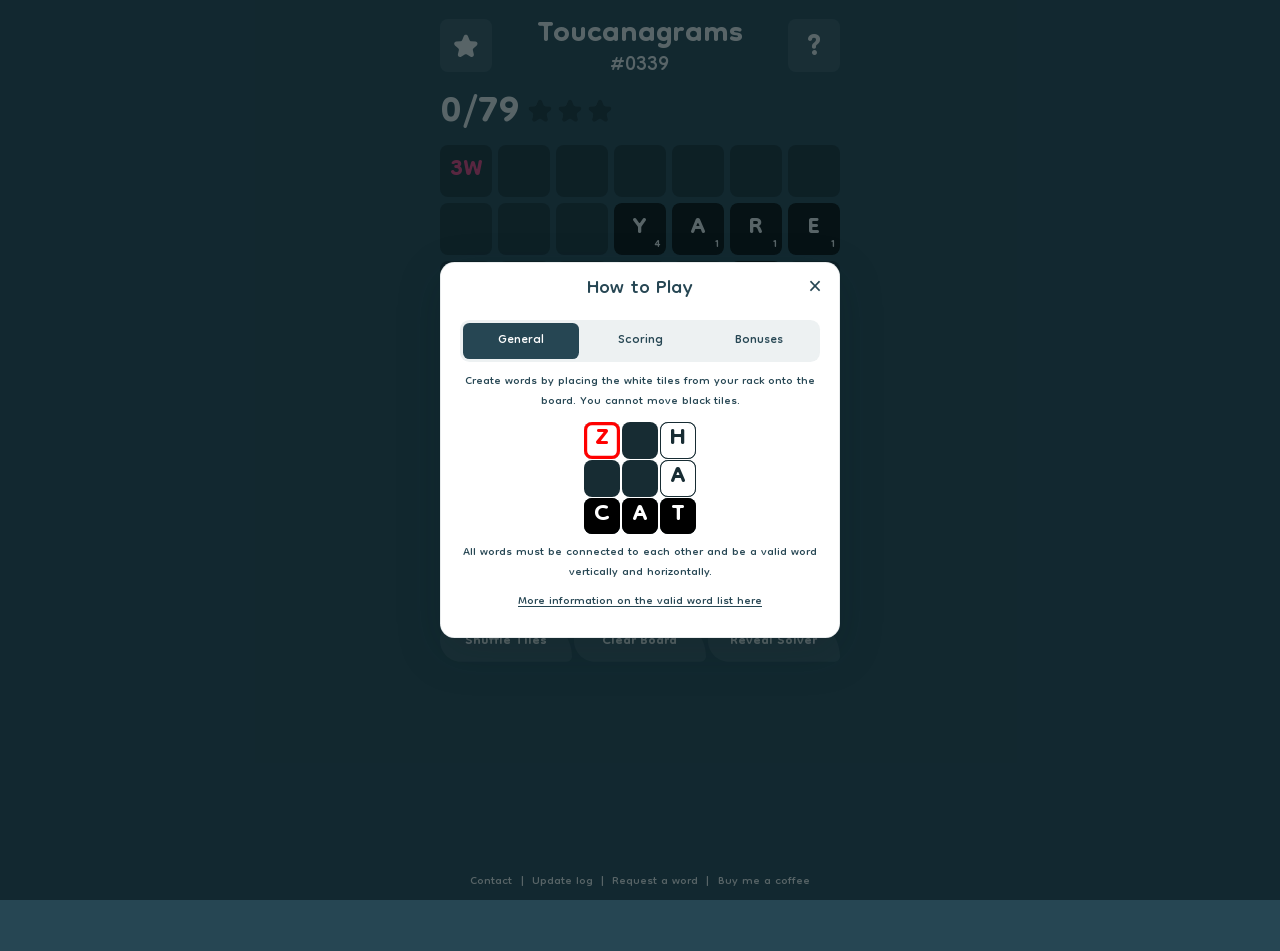
<file: index.html>
<!DOCTYPE html>
<html lang="en">
<head>
    <meta charset="UTF-8">
    <meta name="viewport" content="width=device-width, initial-scale=1.0">

    <title>Toucanagrams</title>

    <!-- Google Analytics 4 -->
    <script async src="https://www.googletagmanager.com/gtag/js?id=G-NNZHYWME8X"></script>
    <script>
        window.dataLayer = window.dataLayer || [];
        function gtag(){dataLayer.push(arguments);}
        gtag('js', new Date());
        gtag('config', 'G-NNZHYWME8X');
    </script>
    <link rel="icon" type="image/svg+xml" href="favicon.svg">

    <link rel="preconnect" href="https://fonts.googleapis.com">
    <link rel="preconnect" href="https://fonts.gstatic.com" crossorigin>
    <link href="https://fonts.googleapis.com/css2?family=Dongle:wght@300;400;700&display=swap" rel="stylesheet">
    <link rel="stylesheet" href="style.css">
</head>

<body>

<div id="gameLoadingScreen" class="game-loading-screen" role="status" aria-label="Loading Toucanagrams puzzle">
    <img class="game-loading-logo" src="toucan-loading.svg" alt="" width="132" height="132" fetchpriority="high">
    <span class="game-loading-accessible-text">Loading puzzle…</span>
</div>

<!-- Rules help button -->


<dialog id="rulesDialog" class="rules-dialog" aria-labelledby="rulesTitle">
    <div class="rules-dialog-header">
        <h2 id="rulesTitle">How to Play</h2>
        <button id="closeRulesButton" class="rules-close-button" type="button" aria-label="Close rules">×</button>
    </div>

    <div class="rules-content">
        <div class="rules-tabs" role="tablist" aria-label="How to Play sections">
            <button class="rules-tab is-active" id="rulesTabGeneral" type="button" role="tab" aria-selected="true" aria-controls="rulesPanelGeneral" data-rules-tab="general">General</button>
            <button class="rules-tab" id="rulesTabScoring" type="button" role="tab" aria-selected="false" aria-controls="rulesPanelScoring" data-rules-tab="scoring" tabindex="-1">Scoring</button>
            <button class="rules-tab" id="rulesTabBonuses" type="button" role="tab" aria-selected="false" aria-controls="rulesPanelBonuses" data-rules-tab="bonuses" tabindex="-1">Bonuses</button>
        </div>

        <section class="rules-tab-panel is-active" id="rulesPanelGeneral" role="tabpanel" aria-labelledby="rulesTabGeneral" data-rules-panel="general">
            <p class="how-to-play-intro">Create words by placing the white tiles from your rack onto the board. You cannot move black tiles.</p>
            <div class="how-to-play-example" role="img" aria-label="A 3 by 3 game board. A white Z tile with red text and a red outline is in the top-left cell. A white H tile is in the top-right cell and a white A tile is directly below it. Black tiles C, A and T fill the bottom row.">
                <div class="how-to-play-example-cell">
                    <div class="board-tile player-invalid"><span class="tile-letter">Z</span><span class="tile-value">10</span></div>
                </div>
                <div class="how-to-play-example-cell"></div>
                <div class="how-to-play-example-cell">
                    <div class="board-tile how-to-play-example-white-tile"><span class="tile-letter">H</span><span class="tile-value">4</span></div>
                </div>
                <div class="how-to-play-example-cell"></div>
                <div class="how-to-play-example-cell"></div>
                <div class="how-to-play-example-cell">
                    <div class="board-tile how-to-play-example-white-tile"><span class="tile-letter">A</span><span class="tile-value">1</span></div>
                </div>
                <div class="how-to-play-example-cell">
                    <div class="board-tile original-tile"><span class="tile-letter">C</span><span class="tile-value">3</span></div>
                </div>
                <div class="how-to-play-example-cell">
                    <div class="board-tile original-tile"><span class="tile-letter">A</span><span class="tile-value">1</span></div>
                </div>
                <div class="how-to-play-example-cell">
                    <div class="board-tile original-tile"><span class="tile-letter">T</span><span class="tile-value">1</span></div>
                </div>
            </div>
            <p class="how-to-play-word-rules">All words must be connected to each other and be a valid word vertically and horizontally.</p>
            <p class="how-to-play-dictionary-note"><button id="openWordListButton" class="word-list-link" type="button">More information on the valid word list here</button></p>
        </section>

        <section class="rules-tab-panel" id="rulesPanelScoring" role="tabpanel" aria-labelledby="rulesTabScoring" data-rules-panel="scoring" hidden>
            <p class="how-to-play-word-rules">Words are scored using the tile value in the bottom right corner of each tile.</p>
            <div class="board-tile how-to-play-scoring-tile" role="img" aria-label="Q tile worth 10 points"><span class="tile-letter">Q</span><span class="tile-value">10</span></div>
            <p class="how-to-play-word-rules">Every day the word-brained solver bot will complete the puzzle to give you a target score.</p>
            <div class="how-to-play-score-example" role="img" aria-label="Example score showing 98 out of 105 points and three stars, with two stars earned and one unearned.">
                <span class="how-to-play-score-number">98/105</span>
                <span class="achievement-stars" aria-hidden="true">
                    <span class="achievement-star earned"><svg viewBox="0 0 100 100" aria-hidden="true" focusable="false"><path d="M57.23,14.5l5.87,13.97c1.13,2.69,3.67,4.54,6.58,4.78l15.1,1.26c6.93.58,9.73,9.21,4.47,13.75l-11.48,9.9c-2.21,1.91-3.18,4.89-2.51,7.73l3.47,14.75c1.59,6.77-5.76,12.1-11.7,8.5l-12.96-7.86c-2.5-1.52-5.63-1.52-8.13,0l-12.96,7.86c-5.94,3.6-13.29-1.73-11.7-8.5l3.47-14.75c.67-2.84-.3-5.83-2.51-7.73l-11.48-9.9c-5.26-4.54-2.46-13.17,4.47-13.75l15.1-1.26c2.91-.24,5.45-2.08,6.58-4.78l5.87-13.97c2.69-6.41,11.77-6.41,14.46,0Z"/></svg></span>
                    <span class="achievement-star earned"><svg viewBox="0 0 100 100" aria-hidden="true" focusable="false"><path d="M57.23,14.5l5.87,13.97c1.13,2.69,3.67,4.54,6.58,4.78l15.1,1.26c6.93.58,9.73,9.21,4.47,13.75l-11.48,9.9c-2.21,1.91-3.18,4.89-2.51,7.73l3.47,14.75c1.59,6.77-5.76,12.1-11.7,8.5l-12.96-7.86c-2.5-1.52-5.63-1.52-8.13,0l-12.96,7.86c-5.94,3.6-13.29-1.73-11.7-8.5l3.47-14.75c.67-2.84-.3-5.83-2.51-7.73l-11.48-9.9c-5.26-4.54-2.46-13.17,4.47-13.75l15.1-1.26c2.91-.24,5.45-2.08,6.58-4.78l5.87-13.97c2.69-6.41,11.77-6.41,14.46,0Z"/></svg></span>
                    <span class="achievement-star"><svg viewBox="0 0 100 100" aria-hidden="true" focusable="false"><defs><filter id="howToPlayUnearnedStarInsetBevel" x="-10%" y="-10%" width="120%" height="120%" color-interpolation-filters="sRGB"><feGaussianBlur in="SourceAlpha" stdDeviation="3" result="blur"/><feOffset in="blur" dx="3" dy="3" result="offsetBlur"/><feComposite in="offsetBlur" in2="SourceAlpha" operator="in" result="darkInside"/><feFlood flood-color="#000000" flood-opacity="0.38" result="darkColor"/><feComposite in="darkColor" in2="darkInside" operator="in" result="darkShadow"/><feOffset in="blur" dx="-2" dy="-2" result="lightOffset"/><feComposite in="lightOffset" in2="SourceAlpha" operator="in" result="lightInside"/><feFlood flood-color="#ffffff" flood-opacity="0.22" result="lightColor"/><feComposite in="lightColor" in2="lightInside" operator="in" result="lightShadow"/><feMerge><feMergeNode in="darkShadow"/><feMergeNode in="lightShadow"/><feMergeNode in="SourceGraphic"/></feMerge></filter></defs><path d="M57.23,14.5l5.87,13.97c1.13,2.69,3.67,4.54,6.58,4.78l15.1,1.26c6.93.58,9.73,9.21,4.47,13.75l-11.48,9.9c-2.21,1.91-3.18,4.89-2.51,7.73l3.47,14.75c1.59,6.77-5.76,12.1-11.7,8.5l-12.96-7.86c-2.5-1.52-5.63-1.52-8.13,0l-12.96,7.86c-5.94,3.6-13.29-1.73-11.7-8.5l3.47-14.75c.67-2.84-.3-5.83-2.51-7.73l-11.48-9.9c-5.26-4.54-2.46-13.17,4.47-13.75l15.1-1.26c2.91-.24,5.45-2.08,6.58-4.78l5.87-13.97c2.69-6.41,11.77-6.41,14.46,0Z" fill="#172c33" filter="url(#howToPlayUnearnedStarInsetBevel)"/></svg></span>
                </span>
            </div>
            <p class="how-to-play-score-note">The solver score isn't perfect. It can be beaten.</p>
        </section>

        <section class="rules-tab-panel" id="rulesPanelBonuses" role="tabpanel" aria-labelledby="rulesTabBonuses" data-rules-panel="bonuses" hidden>
            <p class="how-to-play-bonuses-copy">Letters placed on bonus tiles increase the score of either the individual tile value (2L, 3L) or the whole word (2W, 3W).</p>
            <p class="how-to-play-bonuses-copy how-to-play-bonuses-after">A bonus tile can be used on multiple words.</p>
            <div class="how-to-play-bonus-tiles" role="img" aria-label="Five bonus tiles: double letter, triple letter, double word, triple word and Flat Bonus.">
                <div class="how-to-play-bonus-tile how-to-play-double-letter"><span class="tile-letter">2L</span></div>
                <div class="how-to-play-bonus-tile how-to-play-triple-letter"><span class="tile-letter">3L</span></div>
                <div class="how-to-play-bonus-tile how-to-play-double-word"><span class="tile-letter">2W</span></div>
                <div class="how-to-play-bonus-tile how-to-play-triple-word"><span class="tile-letter">3W</span></div>
                <div class="how-to-play-bonus-tile how-to-play-flat-bonus"><span class="tile-letter">+3</span></div>
            </div>
            <p class="how-to-play-bonuses-copy how-to-play-bonus-all-tiles-copy">Using all your tiles awards you +50.<br>Using all your tiles on a single word awards you +100.</p>
            <div class="how-to-play-bonus-pills" aria-label="Tile-use bonuses">
                <div class="how-to-play-bonus-pill"><span class="how-to-play-bonus-pill-label">ALL TILE BONUS</span><span class="how-to-play-bonus-pill-score">+50</span></div>
                <div class="how-to-play-bonus-pill"><span class="how-to-play-bonus-pill-label">BINGO!</span><span class="how-to-play-bonus-pill-score">+100</span></div>
            </div>
        </section>

    </div>
</dialog>

<dialog id="wordListDialog" class="rules-dialog word-list-dialog" aria-labelledby="wordListTitle">
    <div class="rules-dialog-header">
        <h2 id="wordListTitle">Word List</h2>
        <button id="closeWordListButton" class="rules-close-button" type="button" aria-label="Close word list information">×</button>
    </div>
    <div class="rules-content word-list-content">
        <p>The word list is made up of a combination of the ENABLE 2K Word List, the most common words for reading levels A0–C2 as listed on Lingvoberry, and a few &quot;gotcha&quot; words (QADI, ZA, QAT, etc.).</p>
        <p>If you want to suggest an addition to the word list you can fill out the request form <a href="https://forms.gle/GMUZ6BunqFaZtzSq7" target="_blank" rel="noopener noreferrer">here</a>.</p>
        <p class="word-list-attribution">ENABLE 2K Word List compiled by BartMassey and created by Alan Beale and Mendel Cooper <a href="https://github.com/BartMassey/wordlists/blob/main/README-enable2k.txt" target="_blank" rel="noopener noreferrer">https://github.com/BartMassey/wordlists/blob/main/README-enable2k.txt</a></p>
        <p class="word-list-attribution">English A0-C2 word lists by Lingvoberry (<a href="https://lingvoberry.com/wordlist/en/a0" target="_blank" rel="noopener noreferrer">https://lingvoberry.com/wordlist/en/a0</a>) — CC BY-SA 4.0, <a href="https://creativecommons.org/licenses/by-sa/4.0" target="_blank" rel="noopener noreferrer">creativecommons.org/licenses/by-sa/4.0</a></p>
    </div>
</dialog>

<dialog id="shareResultsDialog" class="share-results-dialog" aria-labelledby="shareResultsTitle">
    <div class="share-results-header">
        <button id="closeShareResultsButton" class="rules-close-button" type="button" aria-label="Close results">×</button>
        <h2 id="shareResultsTitle">Nice!</h2>
    </div>
    <div class="share-results-content">
        <p id="shareResultsSubtitle" class="share-results-subtitle">Sharing copy goes in this spots when I write it</p>
        <div class="share-results-achievements">
            <p id="shareResultsSummary" class="share-results-score">0/—</p>
            <p id="shareResultsStars" class="share-results-stars" aria-label="0 stars earned"></p>
            <p id="shareResultsCrown" class="share-results-crown" hidden aria-label="Crown awarded"><img src="crown.svg" alt="" aria-hidden="true"></p>
        </div>
        <button id="copyShareResultsButton" class="copy-share-results-button" type="button">Share</button>
        <button id="continuePlayingButton" class="continue-playing-button" type="button">Continue Playing</button>
        <p id="shareResultsStatus" class="share-results-status" role="status" aria-live="polite"></p>
    </div>
</dialog>

<!-- =========================================
     PUZZLE GENERATOR PANEL
========================================= 

<aside id="generatorPanel">

    <h2>Puzzle Generator</h2>

    <p class="panel-description">
        Change these values and generate a new puzzle to test different configurations.
    </p>

    <div class="setting">

        <label for="gridSizeInput">
            Grid Size
        </label>

        <input
            id="gridSizeInput"
            type="number"
            min="5"
            max="12"
            value="7"
        >

        <span class="setting-help">
            5–12
        </span>

    </div>


    <div class="setting">

        <label for="wordCountInput">
            Number of Words
        </label>

        <input
            id="wordCountInput"
            type="number"
            min="1"
            max="8"
            value="4"
        >

        <span class="setting-help">
            Total puzzle words
        </span>

    </div>


    <div class="setting">

        <label for="initialWordLengthInput">
            Initial Word Length
        </label>

        <input
            id="initialWordLengthInput"
            type="number"
            min="3"
            max="8"
            value="6"
        >

        <span class="setting-help">
            Exact length
        </span>

    </div>


    <div
        id="generatorMessage"
        class="generator-message"
    ></div>


    <button
        id="generateButton"
        type="button"
    >
        New Puzzle
    </button>

</aside>
-->

<!-- =========================================
     MAIN GAME
========================================= -->

<div class="container">

    <div class="controls">
        <!-- New Puzzle button is now in the side panel -->
    </div>


    <div class="board-utility-row">
        <button
            id="shareResultsButton"
            class="share-results-icon-button"
            type="button"
            aria-label="Share puzzle results"
            aria-haspopup="dialog"
            aria-controls="shareResultsDialog"
        >
            <svg viewBox="0 0 100 100" aria-hidden="true" focusable="false">
                <path d="M57.23,14.5l5.87,13.97c1.13,2.69,3.67,4.54,6.58,4.78l15.1,1.26c6.93.58,9.73,9.21,4.47,13.75l-11.48,9.9c-2.21,1.91-3.18,4.89-2.51,7.73l3.47,14.75c1.59,6.77-5.76,12.1-11.7,8.5l-12.96-7.86c-2.5-1.52-5.63-1.52-8.13,0l-12.96,7.86c-5.94,3.6-13.29-1.73-11.7-8.5l3.47-14.75c.67-2.84-.3-5.83-2.51-7.73l-11.48-9.9c-5.26-4.54-2.46-13.17,4.47-13.75l15.1-1.26c2.91-.24,5.45-2.08,6.58-4.78l5.87-13.97c2.69-6.41,11.77-6.41,14.46,0Z" fill="#ffffff"></path>
            </svg>
        </button>

        <div class="game-branding" aria-label="Toucanagrams Daily Puzzle">
            <div class="game-brand-title">Toucanagrams</div>
            <div id="dailyPuzzleNumber" class="daily-puzzle-number">Daily Puzzle #0000</div>
        </div>

        <button
            id="rulesHelpButton"
            class="rules-help-button"
            type="button"
            aria-label="Open game rules"
            aria-haspopup="dialog"
            aria-controls="rulesDialog"
        >
            <span class="rules-help-glyph">?</span>
        </button>
    </div>

    <div class="board-top-row">
        <div class="score-stack">
            <div id="scoreBox" class="score-box">
                <span id="scoreValue">0</span>
            </div>
        </div>
    </div>


    <div id="board"></div>


    <div
        id="tileMessage"
        class="tile-message"
    ></div>


    <div id="tileRack"></div>

    <section id="bestScoreBox" class="best-score-box" aria-live="polite" hidden>
        <div class="best-score-title">Full-Rack Solution</div>
        <div id="bestScoreWord" class="best-score-word">Finding best move…</div>
        <div id="bestScoreValue" class="best-score-value">—</div>
        <div id="bestScoreMessage" class="best-score-message"></div>
        <button id="revealAnswerButton" type="button" disabled>Reveal Full Answer</button>
    </section>

    <div id="rackActions" class="rack-actions">
        <button id="shuffleRackButton" type="button">Shuffle Tiles</button>
        <button id="clearBoardButton" type="button">Clear Board</button>
        <button id="revealPuzzleButton" type="button" class="reveal-answer-button">
            Reveal Solver
        </button>
        <div id="playedWordsSummary" class="played-words-summary">
            <div id="wordList"></div>
            <span id="scoreBonus" class="score-bonus"></span>
        </div>
    </div>

</div>



<footer class="site-footer">
    <nav class="site-footer-links" aria-label="Site links">
        <a href="https://linktr.ee/toucanagrams" target="_blank" rel="noopener noreferrer">Contact</a>
        <span aria-hidden="true">|</span>
        <a href="update-log.html">Update log</a>
        <span aria-hidden="true">|</span>
        <a href="https://forms.gle/DR95wANCNnpHqrRA9" target="_blank" rel="noopener noreferrer">Request a word</a>
        <span aria-hidden="true">|</span>
        <a href="https://ko-fi.com/redfiveza" target="_blank" rel="noopener noreferrer">Buy me a coffee</a>
    </nav>
</footer>

<script>
    // Pre-generation mode is enabled only by the local/CI generator.
    // Normal players simply load the ready-made daily puzzle.
    if (typeof window.__SCRABBLE_PREGENERATE__ === "undefined") {
        window.__SCRABBLE_PREGENERATE__ = false;
    }
</script>
<script src="script.js"></script>

</body>
</html>
</file>
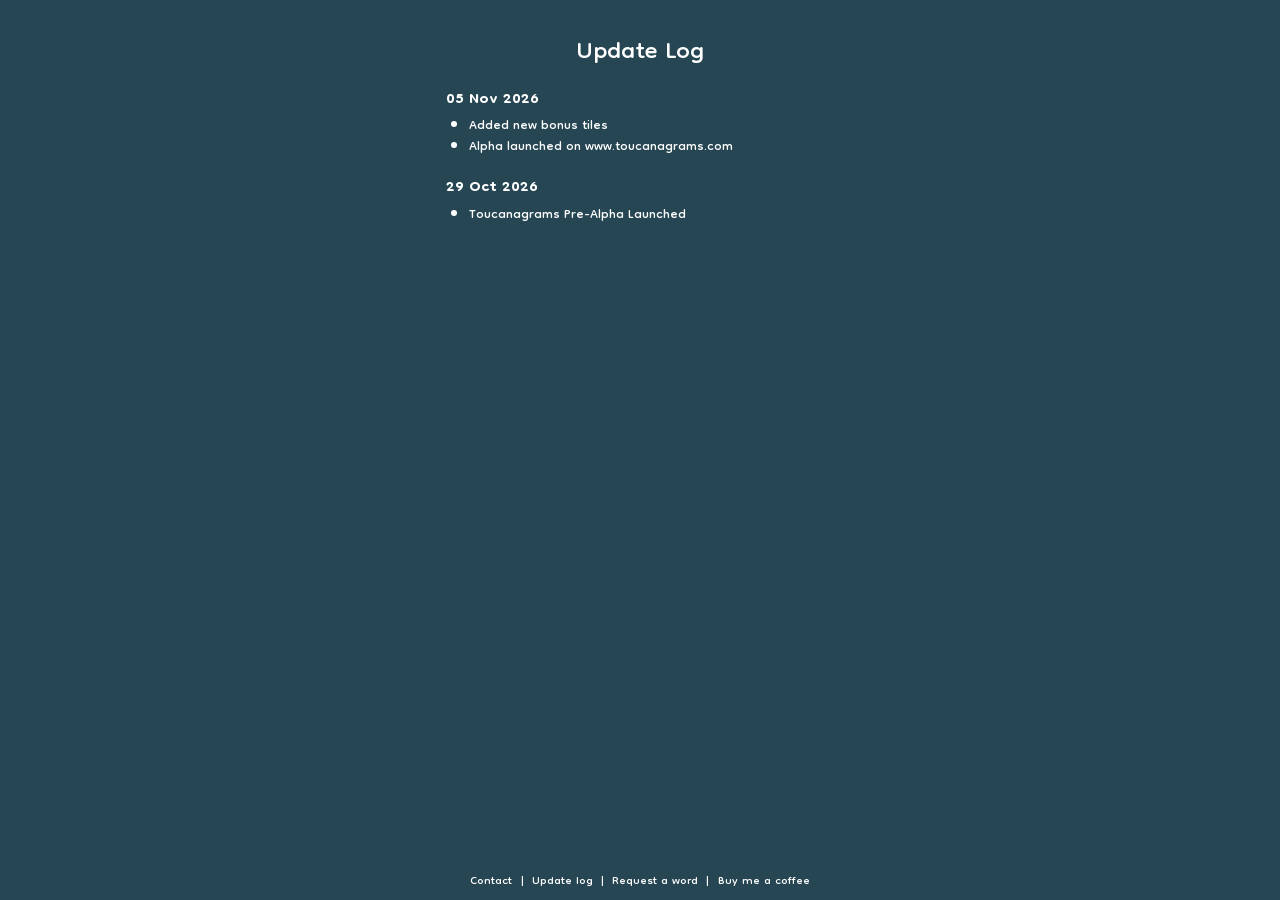
<file: update-log.html>
<!DOCTYPE html>
<html lang="en">
<head>
    <meta charset="UTF-8">
    <meta name="viewport" content="width=device-width, initial-scale=1.0">
    <title>Toucanagrams Update Log</title>
    <link rel="icon" type="image/svg+xml" href="favicon.svg">
    <link rel="preconnect" href="https://fonts.googleapis.com">
    <link rel="preconnect" href="https://fonts.gstatic.com" crossorigin>
    <link href="https://fonts.googleapis.com/css2?family=Dongle:wght@300;400;700&display=swap" rel="stylesheet">
    <link rel="stylesheet" href="style.css">
</head>
<body>
    <main class="update-log-page">
        <h1>Update Log</h1>
        <section class="update-log-entry" aria-labelledby="update-log-date-2026-11-05">
            <h2 class="update-log-entry-date" id="update-log-date-2026-11-05">05 Nov 2026</h2>
            <ul>
                <li>Added new bonus tiles</li>
                <li>Alpha launched on www.toucanagrams.com</li>
            </ul>
        </section>

        <section class="update-log-entry" aria-labelledby="update-log-date">
            <h2 class="update-log-entry-date" id="update-log-date">29 Oct 2026</h2>
            <ul>
                <li>Toucanagrams Pre-Alpha Launched</li>
            </ul>
        </section>
    </main>

<footer class="site-footer">
    <nav class="site-footer-links" aria-label="Site links">
        <a href="https://linktr.ee/toucanagrams" target="_blank" rel="noopener noreferrer">Contact</a>
        <span aria-hidden="true">|</span>
        <a href="update-log.html">Update log</a>
        <span aria-hidden="true">|</span>
        <a href="https://forms.gle/DR95wANCNnpHqrRA9" target="_blank" rel="noopener noreferrer">Request a word</a>
        <span aria-hidden="true">|</span>
        <a href="https://ko-fi.com/redfiveza" target="_blank" rel="noopener noreferrer">Buy me a coffee</a>
    </nav>
</footer>

</body>
</html>
</file>
<file: style.css>
/* Toucanagrams — clean, flat stylesheet
   The game logic remains in script.js. This file controls presentation only. */

:root {
    --page: #264653;
    --cell: #172c33;
    --rack-slot: #3c5965;
    --white: #ffffff;
    --ink: #172c33;
    --gap: 7px;
    --board-size: 500px;
    --round: 10px;
    --font: 'Dongle', sans-serif;
}

*,
*::before,
*::after {
    box-sizing: border-box;
}

html {
    min-height: 100%;
    background: var(--page);
}

body {
    min-height: 100vh;
    margin: 0;
    padding: 18px 16px 28px;
    background: var(--page);
    color: var(--white);
    font-family: var(--font);
    font-size: 20px;
    line-height: 1;
}

button,
input {
    font: inherit;
}

button {
    -webkit-tap-highlight-color: transparent;
}

button:focus-visible {
    outline: 2px solid #ffffff;
    outline-offset: 3px;
}

[hidden] {
    display: none !important;
}

.container {
    display: flex;
    flex-direction: column;
    align-items: center;
    width: 100%;
    max-width: var(--board-size);
    margin: 0 auto;
}

.controls {
    display: none;
}

/* Header: Share star | title and puzzle number | How-to-play question mark */
.board-utility-row {
    display: grid;
    grid-template-columns: repeat(7, minmax(0, 1fr));
    align-items: center;
    gap: var(--gap);
    width: 100%;
    margin: 0 auto 12px;
}

#shareResultsButton,
#rulesHelpButton {
    position: static;
    display: flex;
    align-items: center;
    justify-content: center;
    justify-self: stretch;
    align-self: center;
    width: 100%;
    min-width: 0;
    max-width: none;
    height: auto;
    min-height: 0;
    max-height: none;
    aspect-ratio: 1 / 1;
    padding: 0;
    border: 0;
    border-radius: var(--round);
    background: var(--rack-slot);
    color: var(--white);
    box-shadow: none;
    filter: none;
    cursor: pointer;
    transition: opacity 120ms ease;
}

#shareResultsButton {
    grid-column: 1;
}

#rulesHelpButton {
    grid-column: 7;
    font-family: var(--font);
    font-size: clamp(42px, 8.5vw, 58px);
    font-weight: 700;
    line-height: 0;
    padding: 0;
    display: flex;
    align-items: center;
    justify-content: center;
}

.rules-help-glyph {
    display: block;
    line-height: .85;
    transform: translateY(3px);
}

#shareResultsButton svg {
    display: block;
    width: 53%;
    height: 53%;
}

#shareResultsButton.has-share-achievement svg {
    width: calc(53% + 4.24px);
    height: calc(53% + 4.24px);
}

#shareResultsButton.has-share-achievement svg path {
    fill: #fbb03b;
}

#shareResultsButton.has-share-achievement {
    border: 4px solid #fbb03b;
    animation: share-achievement-pulse 2.4s ease-in-out infinite;
}

@keyframes share-achievement-pulse {
    0%, 100% { transform: scale(1); }
    50% { transform: scale(1.045); }
}

@media (prefers-reduced-motion: reduce) {
    #shareResultsButton.has-share-achievement {
        animation: none;
    }
}

#shareResultsButton:hover,
#rulesHelpButton:hover {
    opacity: .85;
    transform: none;
}

.game-branding {
    grid-column: 2 / 7;
    transform: translateY(5px);
    min-width: 0;
    text-align: center;
    color: var(--white);
}

.game-brand-title {
    margin: 0;
    font-size: clamp(42px, 8.5vw, 58px);
    font-weight: 700;
    line-height: .78;
    white-space: nowrap;
}

.daily-puzzle-number {
    margin-top: -4px;
    font-size: clamp(31.9px, 6.96vw, 40.6px);
    font-weight: 400;
    line-height: .9;
    white-space: nowrap;
}

/* Score and the three achievement stars */
.board-top-row {
    order: 2;
    width: 100%;
    margin: 0 auto 12px;
}

.score-stack,
.score-box {
    display: flex;
    align-items: center;
    justify-content: center;
    width: 100%;
    margin: 0;
    padding: 0;
    background: transparent;
}

.score-box {
    gap: 10px;
    flex-wrap: wrap;
}

#scoreValue {
    color: var(--white);
    font-size: clamp(35px, 7.2vw, 46px);
    font-weight: 700;
    line-height: .9;
    white-space: nowrap;
}

.achievement-stars {
    display: inline-flex;
    align-items: center;
    justify-content: center;
    gap: 5px;
    min-height: 28px;
    margin: 0;
    font-size: 32px;
    line-height: 1;
}

.achievement-star {
    display: inline-flex;
    width: .85em;
    height: .85em;
    align-items: center;
    justify-content: center;
    color: #172c33;
    opacity: 1;
}

.achievement-star svg {
    display: block;
    width: 100%;
    height: 100%;
    overflow: visible;
}

.achievement-star svg path {
    fill: currentColor;
}

.achievement-star.earned {
    color: #fbb03b;
    text-shadow: none;
}

.achievement-crown {
    display: inline-flex;
    align-items: center;
    justify-content: center;
    width: .85em;
    height: .85em;
    margin-left: 5px;
    vertical-align: baseline;
}

.achievement-crown img {
    display: block;
    width: 100%;
    height: 100%;
    object-fit: contain;
}

/* Main 7 × 7 board. Grid sizing can still be set by the generator. */
#board {
    order: 3;
    display: grid;
    grid-template-columns: repeat(7, minmax(0, 1fr));
    grid-template-rows: repeat(7, minmax(0, 1fr));
    gap: var(--gap);
    width: 100%;
    aspect-ratio: 1 / 1;
    margin: 0 auto;
    padding: 0;
    border: 0;
    border-radius: 0;
    background: transparent;
    box-shadow: none;
}

.cell {
    position: relative;
    display: flex;
    align-items: center;
    justify-content: center;
    min-width: 0;
    min-height: 0;
    overflow: hidden;
    border: 0 !important;
    border-radius: var(--round);
    outline: 0 !important;
    background: var(--cell);
    color: var(--white);
    cursor: pointer;
    user-select: none;
    box-shadow: none !important;
    filter: none !important;
    transition: background-color 100ms ease;
}

.cell::before,
.cell::after,
.cell *::before,
.cell *::after {
    content: none !important;
    display: none !important;
    box-shadow: none !important;
    filter: none !important;
}

.cell:hover {
    filter: none;
}

.cell.double-letter {
    background: var(--cell);
    color: #1aaa87;
}

.cell.triple-letter {
    background: var(--cell);
    color: #03916f;
}

.cell.double-word {
    background: var(--cell);
    color: #e0196a;
}

.cell.triple-word {
    background: var(--cell);
    color: #ff4085;
}

.cell.flat-bonus {
    background: var(--cell);
    color: #d24aff;
}

/* Nudge the Flat Bonus label 1px left within its square. */
.cell.flat-bonus .bonus-badge {
    left: calc(50% - 1px) !important;
}

.bonus-badge {
    position: absolute;
    z-index: 2;
    top: 50% !important;
    left: 50% !important;
    right: auto !important;
    bottom: auto !important;
    display: block;
    transform: translate(-50%, -50%) !important;
    padding: 0 !important;
    border: 0 !important;
    border-radius: 0 !important;
    background: transparent !important;
    color: inherit;
    font-size: clamp(31px, 6.6vw, 47px);
    font-weight: 700;
    line-height: 1;
    text-box-trim: trim-both;
    text-box-edge: cap alphabetic;
    letter-spacing: 0;
    pointer-events: none;
}

.cell.has-letter .bonus-badge {
    top: 3px !important;
    left: 4px !important;
    right: auto !important;
    bottom: auto !important;
    transform: none !important;
    padding: 0 !important;
    background: transparent !important;
    color: inherit;
    font-size: clamp(9px, 1.8vw, 13px) !important;
    line-height: 1;
}

.board-tile {
    position: relative;
    z-index: 1;
    display: flex;
    align-items: center;
    justify-content: center;
    width: 100%;
    height: 100%;
    border: 0 !important;
    border-radius: var(--round);
    outline: 0 !important;
    box-shadow: none !important;
    filter: none !important;
    user-select: none;
}

.board-tile::before,
.board-tile::after {
    content: none !important;
    display: none !important;
}

.tile-letter {
    display: block;
    line-height: 1;
    text-box-trim: trim-both;
    text-box-edge: cap alphabetic;
}

.board-tile .tile-letter {
    position: relative;
    z-index: 2;
    color: inherit;
    font-size: clamp(31px, 6.6vw, 47px);
    font-weight: 700;
}

.board-tile .tile-value {
    position: absolute;
    z-index: 3;
    right: 9%;
    bottom: 6%;
    color: inherit;
    font-size: clamp(18.75px, 3.5625vw, 26.25px);
    font-weight: 700;
    line-height: .8;
}

/* Hide score values on invalid or isolated player tiles. */
.board-tile.player-invalid .tile-value,
.board-tile.player-isolated .tile-value,
.cell.player-invalid .board-tile .tile-value,
.cell.player-isolated .board-tile .tile-value {
    display: none;
}
/* Existing puzzle letters are dark tiles with white lettering. */
.board-tile.original-tile {
    background: #000000;
    color: var(--white);
}

/* Player tiles retain the previous validation and tile-colour behavior. */
.board-tile.player-valid {
    background: #fbb03b;
    color: #172c33;
}

.board-tile.player-valid.player-valid-colour-1 { background: #fca43d; }
.board-tile.player-valid.player-valid-colour-2 { background: #fc9740; }
.board-tile.player-valid.player-valid-colour-3 { background: #fd8b42; }
.board-tile.player-valid.player-valid-colour-4 { background: #fe7246; }
.board-tile.player-valid.player-valid-colour-5 { background: #fe6549; }
.board-tile.player-valid.player-valid-colour-6 { background: #ff594b; }

/* Flat Bonus squares give valid placed tiles the bonus colour. */
.board-tile.player-valid.player-on-flat-bonus,
.cell.player-valid .board-tile.player-on-flat-bonus {
    background: #d24aff;
    color: #172c33;
}

/* Invalid tiles on Flat Bonus keep the standard invalid styling. */
.board-tile.player-invalid.player-on-flat-bonus,
.board-tile.player-isolated.player-on-flat-bonus,
.cell.player-invalid .board-tile.player-on-flat-bonus,
.cell.player-isolated .board-tile.player-on-flat-bonus {
    background: var(--white);
    color: #ff0000;
}

.board-tile.player-invalid,
.cell.player-invalid .board-tile,
.board-tile.player-isolated,
.cell.player-isolated .board-tile {
    background: var(--white);
    color: #ff0000;
}

/* Invalid and isolated player tiles have a matching red outline. */
.board-tile.player-invalid,
.board-tile.player-isolated,
.cell.player-invalid .board-tile,
.cell.player-isolated .board-tile {
    outline: 0 !important;
    outline-offset: 0;
    box-shadow: inset 0 0 0 4px #ff0000 !important;
}

.cell.player-valid,
.cell.player-invalid,
.cell.player-isolated {
    background: var(--cell);
    border: 0 !important;
    box-shadow: none !important;
}

.board-tile.player-on-double-letter,
.board-tile.player-on-triple-letter,
.board-tile.player-on-double-word,
.board-tile.player-on-triple-word {
    background: inherit;
}

/* Invalid player tiles stay white with red lettering, including on premium cells. */
.board-tile.player-invalid.player-on-double-letter,
.board-tile.player-invalid.player-on-triple-letter,
.board-tile.player-invalid.player-on-double-word,
.board-tile.player-invalid.player-on-triple-word,
.board-tile.player-isolated.player-on-double-letter,
.board-tile.player-isolated.player-on-triple-letter,
.board-tile.player-isolated.player-on-double-word,
.board-tile.player-isolated.player-on-triple-word,
.cell.player-invalid .board-tile.player-on-double-letter,
.cell.player-invalid .board-tile.player-on-triple-letter,
.cell.player-invalid .board-tile.player-on-double-word,
.cell.player-invalid .board-tile.player-on-triple-word,
.cell.player-isolated .board-tile.player-on-double-letter,
.cell.player-isolated .board-tile.player-on-triple-letter,
.cell.player-isolated .board-tile.player-on-double-word,
.cell.player-isolated .board-tile.player-on-triple-word {
    background: var(--white);
    color: #ff0000;
}

/* Valid player tiles on premium squares use the premium colour with black lettering. */
.board-tile.player-valid.player-on-double-letter,
.cell.player-valid .board-tile.player-on-double-letter { background: #1aaa87; color: #172c33; }
.board-tile.player-valid.player-on-triple-letter,
.cell.player-valid .board-tile.player-on-triple-letter { background: #03916f; color: #172c33; }
.board-tile.player-valid.player-on-double-word,
.cell.player-valid .board-tile.player-on-double-word { background: #e0196a; color: #172c33; }
.board-tile.player-valid.player-on-triple-word,
.cell.player-valid .board-tile.player-on-triple-word { background: #ff4085; color: #172c33; }

/* Highlight the individual target cell while a tile is being placed. */
.cell.drag-over,
.cell.selected-target,
.cell.drag-over.double-letter,
.cell.drag-over.triple-letter,
.cell.drag-over.double-word,
.cell.drag-over.triple-word,
.cell.selected-target.double-letter,
.cell.selected-target.triple-letter,
.cell.selected-target.double-word,
.cell.selected-target.triple-word {
    outline: 4px solid #1aaa87 !important;
    outline-offset: -4px;
    border: 0 !important;
    box-shadow: none !important;
}

/* Rack: seven equal squares, aligned exactly to the board columns. */
#tileMessage {
    order: 4;
    width: 100%;
    min-height: 0;
    margin: 5px auto 0;
    color: var(--white);
    text-align: center;
    font-size: 19px;
    line-height: 1.05;
}

#tileMessage:empty {
    display: none;
}

#tileMessage.success {
    color: #fbb03b;
    font-weight: 700;
}

#tileMessage.error {
    color: #ffb4b4;
    font-weight: 700;
}

/* Rack: the same 7-column cell grid as the board, but one row. */
#tileRack {
    order: 5;
    display: grid;
    grid-template-columns: repeat(7, minmax(0, 1fr));
    grid-template-rows: minmax(0, 1fr);
    gap: var(--gap);
    width: 100%;
    height: calc((min(var(--board-size), calc(100vw - 32px)) - (6 * var(--gap))) / 7);
    margin: 14px auto 0;
}

.rack-slot {
    background: var(--rack-slot);
}

.rack-tile {
    background: var(--white);
    color: #172c33;
    cursor: grab;
    touch-action: none;
    user-select: none;
    -webkit-user-select: none;
}

/* Selected rack tiles use the same green selection treatment as board targets. */
.rack-tile.selected {
    outline: 0 !important;
    border: 0 !important;
    transform: none;
    box-shadow: inset 0 0 0 4px #1aaa87 !important;
}

.rack-tile.rack-tile-drag-visual {
    position: fixed !important;
    z-index: 9999;
    width: var(--drag-tile-size, 64px);
    height: var(--drag-tile-size, 64px);
    pointer-events: none;
    margin: 0;
    transform: rotate(-4deg) scale(1.05);
    transition: none;
    will-change: left, top;
    opacity: .98;
    cursor: grabbing;
    box-shadow: none !important;
}

.rack-tile.rack-tile-drag-visual .tile-value {
    display: none !important;
}

.rack-tile.rack-tile-drag-source {
    visibility: hidden;
}

/* Lift the rack tile being targeted for a swap. */
.rack-tile.rack-reorder-target {
    outline: 0 !important;
    transform: translateY(-5px);
    box-shadow: none !important;
    transition: transform 120ms ease-out;
}

/* Empty rack slots use the same green selection outline as board cells. */
.rack-slot.drag-over {
    outline: 4px solid #1aaa87 !important;
    outline-offset: -4px;
}

/* Three primary controls, followed by the scoring-word tags and Next Puzzle. */
.rack-actions {
    order: 6;
    display: grid;
    grid-template-columns: repeat(3, minmax(0, 1fr));
    align-items: stretch;
    gap: 2px;
    width: 100%;
    margin: 9px auto 0;
    padding: 0;
}

.rack-actions > button {
    display: flex;
    align-items: center;
    justify-content: center;
    min-width: 0;
    min-height: 63px;
    margin: 0;
    padding: 12px 8px 8px;
    border: 0;
    border-radius: 0;
    background: var(--rack-slot);
    color: var(--white);
    box-shadow: none;
    font-size: clamp(19px, 3.9vw, 25px);
    font-weight: 700;
    line-height: 1;
    text-box-trim: trim-both;
    text-box-edge: cap alphabetic;
    text-align: center;
    cursor: pointer;
    -webkit-mask-image: url("/button-shape.svg");
    -webkit-mask-repeat: no-repeat;
    -webkit-mask-position: center;
    -webkit-mask-size: 100% 100%;
    mask-image: url("/button-shape.svg");
    mask-repeat: no-repeat;
    mask-position: center;
    mask-size: 100% 100%;
    transition: background-color 120ms ease, color 120ms ease;
}

.rack-actions > button:active:not(:disabled) {
    background: var(--rack-slot);
    color: var(--white);
}

.rack-actions > button:disabled {
    opacity: .45;
    cursor: not-allowed;
}

#shuffleRackButton { grid-column: 1; }
#clearBoardButton { grid-column: 2; }
#revealPuzzleButton { grid-column: 3; }

.played-words-summary {
    grid-column: 1 / -1;
    display: flex;
    flex-direction: column;
    align-items: center;
    gap: 7px;
    width: 100%;
    margin: 1px auto 0;
}

#wordList {
    display: flex;
    flex-wrap: wrap;
    align-items: center;
    justify-content: center;
    gap: 7px;
    width: 100%;
    margin: 0;
}

.word-pill {
    display: inline-flex;
    align-items: center;
    justify-content: center;
    gap: 7px;
    padding: 10px 13px;
    border: 0;
    border-radius: 999px;
    background: var(--white);
    color: var(--page);
    box-shadow: none;
    font-size: 23px;
}

.word-pill-word {
    color: var(--page);
    font-weight: 700;
    line-height: 1;
    text-box-trim: trim-both;
    text-box-edge: cap alphabetic;
}

.word-pill-score {
    color: #54717a;
    font-size: .88em;
    font-weight: 700;
    text-box-trim: trim-both;
    text-box-edge: cap alphabetic;
}

.score-bonus:empty {
    display: none;
}

.score-bonus {
    display: inline-flex;
    flex-wrap: nowrap;
    align-items: center;
    justify-content: center;
    gap: 7px;
    padding: 10px 13px;
    border: 0;
    border-radius: 999px;
    background: var(--white);
    color: var(--page);
    box-shadow: none;
    font-size: 23px;
    font-weight: 700;
    text-align: center;
}

.score-bonus-label {
    color: var(--page);
    font-weight: 700;
    line-height: 1;
    text-box-trim: trim-both;
    text-box-edge: cap alphabetic;
}

#generateButton {
    align-self: center;
    width: min(100%, 260px);
    min-height: 44px;
    margin: 2px auto 0;
    padding: 8px 16px;
    border: 0;
    border-radius: 999px;
    background: var(--rack-slot);
    color: var(--white);
    font-size: 23px;
    font-weight: 700;
    line-height: 1;
    text-box-trim: trim-both;
    text-box-edge: cap alphabetic;
    text-align: center;
    cursor: pointer;
    -webkit-mask-image: url("/button-shape.svg");
    -webkit-mask-repeat: no-repeat;
    -webkit-mask-position: center;
    -webkit-mask-size: 100% 100%;
    mask-image: url("/button-shape.svg");
    mask-repeat: no-repeat;
    mask-position: center;
    mask-size: 100% 100%;
}

/* Optional solver panel remains available with the same game behavior. */
.best-score-box {
    order: 7;
    width: 100%;
    margin: 18px auto 0;
    padding: 12px;
    border: 0;
    border-radius: var(--round);
    background: var(--rack-slot);
    color: var(--white);
    text-align: center;
    box-shadow: none;
}

.best-score-title,
.best-score-message {
    color: var(--white);
}

.best-score-title {
    font-size: 22px;
    font-weight: 700;
}

.best-score-word {
    margin-top: 4px;
    font-size: 30px;
    font-weight: 700;
}

.best-score-value {
    margin-top: 3px;
    font-size: 23px;
}

.best-score-message {
    margin: 7px 0 12px;
    font-size: 19px;
    line-height: 1.1;
}

#revealAnswerButton {
    border: 1px solid var(--white);
    border-radius: 999px;
    padding: 5px 16px;
    background: transparent;
    color: var(--white);
    box-shadow: none;
    cursor: pointer;
}

/* Dialogs keep their existing IDs and JavaScript behavior. */
dialog {
    color: #264653;
    font-family: var(--font);
}

.rules-dialog,
.share-results-dialog {
    width: min(500px, calc(100% - 28px));
    max-width: 500px;
    height: var(--standard-popup-height, auto);
    max-height: 85vh;
    padding: 0;
    overflow: auto;
    border: 0;
    border-radius: 14px;
    background: #ffffff;
    color: #264653;
    box-shadow: none;
}

/* Share and Word List dialogs size to their own content, unlike How to Play. */
.share-results-dialog,
.word-list-dialog {
    height: max-content;
    min-height: 0;
}

dialog::backdrop {
    background: rgba(10, 27, 32, .72);
}

.rules-dialog-header,
.share-results-header {
    position: relative;
    display: flex;
    align-items: center;
    justify-content: center;
    min-height: 58px;
    padding: 13px 44px 8px;
    border: 0;
    text-align: center;
}

.rules-dialog-header h2,
.share-results-header h2 {
    margin: 0;
    font-size: 38px;
    font-weight: 400;
    line-height: .9;
}

.rules-close-button {
    position: absolute;
    top: 10px;
    right: 12px;
    display: flex;
    align-items: center;
    justify-content: center;
    width: 30px;
    height: 30px;
    padding: 0;
    border: 0;
    background: transparent;
    color: #264653;
    font-family: Arial, sans-serif;
    font-size: 28px;
    line-height: 1;
    cursor: pointer;
}

.rules-content,
.share-results-content {
    width: 100%;
    margin: 0 auto;
    padding: 8px 24px 18px;
    text-align: center;
}

.rules-tabs {
    display: flex;
    width: 100%;
    margin: 0 0 12px;
    border: 1px solid #264653;
    background: #edf1f2;
}

.rules-tab {
    flex: 1 1 0;
    min-width: 0;
    min-height: 46px;
    padding: 7px 8px 8px;
    border: 0;
    border-right: 1px solid #264653;
    border-radius: 0;
    background: transparent;
    color: #264653;
    font-size: 25px;
    line-height: .9;
    cursor: pointer;
}

.rules-tab:last-child {
    border-right: 0;
}

.rules-tab.is-active {
    background: #264653;
    color: #ffffff;
}

.rules-tab-panel p,
.word-list-content p {
    margin: 8px 0 12px;
    font-size: 22px;
    line-height: 1.05;
}

/* Subtle pulse draws attention to the Q tile's score in the Scoring tab. */
#rulesPanelScoring .how-to-play-scoring-tile .tile-value {
    color: #ff0000;
    animation: scoring-value-pulse 1.8s ease-in-out infinite;
    transform-origin: bottom right;
}

@keyframes scoring-value-pulse {
    0%, 100% { opacity: 1; transform: scale(1); }
    50% { opacity: 0.78; transform: scale(1.08); }
}

@media (prefers-reduced-motion: reduce) {
    #rulesPanelScoring .how-to-play-scoring-tile .tile-value {
        animation: none;
    }
}

.how-to-play-scoring-tile {
    width: 73.33px;
    height: 73.33px;
    border: 2px solid #264653 !important;
    margin: 8px auto 12px;
    cursor: default;
    touch-action: auto;
}

/* Hide score values only in the General tab's example board. */
#rulesPanelGeneral .how-to-play-example .tile-value {
    display: none;
}

.how-to-play-example {
    display: grid;
    grid-template-columns: repeat(3, minmax(0, 1fr));
    gap: 1.5625px;
    width: min(140.625px, 100%);
    margin: 6px auto 12px;
    padding: 0;
    background: transparent;
    box-shadow: none;
}

.how-to-play-example-cell {
    display: flex;
    align-items: center;
    justify-content: center;
    aspect-ratio: 1 / 1;
    min-width: 0;
    border: 0;
    border-radius: var(--round);
    background: var(--cell);
    box-shadow: none;
}

/* The rack tiles in the example are for display, not dragging. */
.how-to-play-example .how-to-play-example-white-tile {
    background: var(--white);
    color: #172c33;
    border: 1px solid #172c33 !important;
    cursor: default;
    touch-action: auto;
}




.how-to-play-bonus-all-tiles-copy {
    margin-top: 16px;
}

.how-to-play-bonus-pills {
    display: flex;
    flex-wrap: wrap;
    align-items: center;
    justify-content: center;
    gap: 7px;
    margin: 12px auto 0;
}

.how-to-play-bonus-pill {
    display: inline-flex;
    flex-wrap: nowrap;
    align-items: center;
    justify-content: center;
    gap: 9.45px;
    padding: 13.5px 17.55px;
    border-radius: 999px;
    background: #172c33;
    color: var(--white);
    font-size: 31.05px;
    font-weight: 700;
    text-align: center;
}

.how-to-play-bonus-pill-label,
.how-to-play-bonus-pill-score {
    line-height: 1;
    text-box-trim: trim-both;
    text-box-edge: cap alphabetic;
}

.how-to-play-bonus-pill-score {
    font-size: .88em;
}

 .how-to-play-bonus-tiles {
    display: flex;
    justify-content: center;
    gap: 8px;
    margin: 12px auto;
}

 .how-to-play-bonus-tile {
    display: flex;
    align-items: center;
    justify-content: center;
    text-box-trim: trim-both;
    text-box-edge: cap alphabetic;
    width: 73.33px;
    height: 73.33px;
    flex: 0 0 73.33px;
    aspect-ratio: 1 / 1;
    border: 0;
    border-radius: var(--round);
    background: var(--cell);
    font-size: clamp(31px, 6.6vw, 47px);
    font-weight: 700;
    box-shadow: none;
}

.how-to-play-double-letter { color: #1aaa87; }
.how-to-play-triple-letter { color: #03916f; }
.how-to-play-double-word { color: #e0196a; }
.how-to-play-triple-word { color: #ff4085; }
.how-to-play-flat-bonus { color: #d24aff; }

.how-to-play-score-example {
    display: flex;
    align-items: baseline;
    justify-content: center;
    gap: 8px;
    width: max-content;
    max-width: 100%;
    margin: 12px auto;
    box-shadow: none;
    transform: scale(1.2);
    transform-origin: center;
}

 .how-to-play-score-number {
    color: #264653;
    font-size: clamp(46.8px, 9.6vw, 62.4px);
    font-weight: 700;
    line-height: .9;
    white-space: nowrap;
    transform: translateY(2px);
}

 .how-to-play-score-example .achievement-stars {
    justify-content: center;
    align-items: baseline;
    gap: 3px;
    min-height: 0;
    margin: 0;
    font-size: 33.048px;
    line-height: 1;
    white-space: nowrap;
    transform: translateY(calc(0.08em + 2px));
}

.how-to-play-score-example .achievement-star {
    width: .85em;
    height: .85em;
}

.word-list-link {
    display: inline;
    margin: 0;
    padding: 0;
    border: 0;
    background: transparent;
    color: inherit;
    font: inherit;
    text-decoration: underline;
    text-underline-offset: 3px;
    cursor: pointer;
}

.word-list-attribution {
    color: #777;
    font-size: 18px !important;
    line-height: 1.05 !important;
    overflow-wrap: anywhere;
}

.word-list-attribution a,
.word-list-content a {
    color: #526d76;
}

.share-results-achievements {
    display: flex;
    align-items: baseline;
    justify-content: center;
    gap: 8px;
    padding: 0 18px;
    text-align: center;
}

 .share-results-score {
    margin: 0;
    font-size: clamp(46.8px, 9.6vw, 62.4px);
    font-weight: 700;
    line-height: .9;
    white-space: nowrap;
}

 .share-results-stars {
    display: inline-flex;
    align-items: baseline;
    justify-content: center;
    gap: 3px;
    margin: 0;
    font-size: 33.048px;
    line-height: 1;
    white-space: nowrap;
}

.share-results-stars .achievement-star {
    display: inline-flex;
    width: .85em;
    height: .85em;
    align-items: center;
    justify-content: center;
    color: #172c33;
}

.share-results-stars .achievement-star.earned {
    color: #fbb03b;
}

.share-results-stars svg {
    display: block;
    width: 100%;
    height: 100%;
    overflow: visible;
}

 .share-results-crown {
    display: inline-flex;
    font-size: 33.048px;
    align-items: center;
    justify-content: center;
    width: .85em;
    height: .85em;
    margin: 0;
    vertical-align: baseline;
}

.share-results-crown img {
    display: block;
    width: 100%;
    height: 100%;
    object-fit: contain;
}

@media (max-width: 600px) {
    /* Keep all five How to Play bonus examples on one row on small screens. */
    .how-to-play-bonus-tiles {
        gap: 6px;
    }

    .how-to-play-bonus-tile {
        width: clamp(54px, 16vw, 73.33px);
        height: clamp(54px, 16vw, 73.33px);
        flex-basis: clamp(54px, 16vw, 73.33px);
    }

    .share-results-score {
        font-size: clamp(42px, 10.8vw, 52.8px);
    }

    .share-results-stars {
        font-size: 28.458px;
    }

    .share-results-crown {
        font-size: 28.458px;
    }

    .share-results-stars,
    .share-results-crown {
        position: relative;
        top: 3px;
    }
}

.share-results-subtitle {
    margin: 8px 0 14px;
    font-size: 23px;
    line-height: 1.05;
}

.copy-share-results-button,
.continue-playing-button {
    display: flex;
    align-items: center;
    justify-content: center;
    width: 100%;
    margin: 8px 0 0;
    padding: 6px 16px 7px;
    border: 1px solid #264653;
    border-radius: 999px;
    background: #264653;
    color: #ffffff;
    font-size: 23px;
    line-height: 1;
    text-box-trim: trim-both;
    text-box-edge: cap alphabetic;
    text-align: center;
    cursor: pointer;
}

.continue-playing-button {
    background: #ffffff;
    color: #264653;
}

.share-results-status {
    margin: 7px 0 0;
    font-size: 18px;
}

/* Keep the development generator panel hidden from players. */
#generatorPanel {
    display: none !important;
}

#generatorPanel h2 {
    margin: 0 0 6px;
    font-size: 25px;
    line-height: .9;
}

.panel-description {
    margin: 0 0 12px;
    font-size: 18px;
    line-height: 1.05;
}

.setting {
    margin-bottom: 10px;
}

.setting label {
    display: block;
    margin-bottom: 4px;
    font-size: 19px;
    font-weight: 700;
}

.setting input {
    width: 100%;
    padding: 5px 8px;
    border: 1px solid #b7c4c8;
    border-radius: 6px;
    background: #ffffff;
    color: #264653;
    font-family: var(--font);
    font-size: 20px;
}

.setting-help,
.generator-message {
    display: block;
    margin-top: 3px;
    font-size: 16px;
    line-height: 1;
}

#generatorPanel #generateButton {
    width: 100%;
    padding: 5px 12px;
    border: 0;
    border-radius: 999px;
    background: #264653;
    color: #ffffff;
    font-size: 20px;
    cursor: pointer;
}

@media (min-width: 601px) {
    .board-tile .tile-value {
        font-size: clamp(14.0625px, 2.671875vw, 19.6875px);
    }

    .rack-tile .tile-value {
        font-size: clamp(14.0625px, 2.671875vw, 19.6875px);
    }
}

@media (max-width: 1100px) {
    #generatorPanel {
        position: static;
        width: min(100%, 500px);
        margin: 0 auto 14px;
    }
}

@media (max-width: 600px) {
    :root {
        --gap: 4px;
        --round: 7px;
    }

    body {
        padding: 12px 10px 22px;
    }

    .board-utility-row {
        margin-bottom: 10px;
    }

    .game-brand-title {
        font-size: clamp(38px, 10vw, 48px);
    }

    .daily-puzzle-number {
        margin-top: -4px;
        font-size: 30.45px;
    }

    .board-top-row {
        margin-bottom: 10px;
    }

    .score-box {
        gap: 8px;
    }

    .achievement-stars {
        gap: 3px;
        font-size: 29px;
    }

    #tileRack {
        margin-top: 10px;
    }

    .rack-actions {
        gap: 2px;
        margin-top: 5px;
    }

    /* When the solver is revealed, align the word pills with the normal button row. */
    .rack-actions.solver-revealed .played-words-summary {
        margin-top: 0;
    }

    .rack-actions > button {
        min-height: 57px;
        padding: 11px 4px 7px;
        font-size: clamp(17px, 4.6vw, 21px);
    }

    .word-pill {
        padding: 10px 10px;
        font-size: 21px;
    }

    .how-to-play-bonus-pill {
        gap: 7.0875px;
        padding: 10.125px 13.1625px;
        font-size: 23.2875px;
    }

    .how-to-play-example {
        width: min(112.5px, 100%);
    }

    .rules-dialog,
    .share-results-dialog {
        width: calc(100% - 24px);
        max-height: 88vh;
    }

    .rules-dialog-header,
    .share-results-header {
        min-height: 52px;
        padding-top: 12px;
    }

    .rules-dialog-header h2,
    .share-results-header h2 {
        font-size: 34px;
    }

    .rules-content,
    .share-results-content {
        padding: 7px 16px 15px;
    }

    .rules-tab-panel p,
    .word-list-content p {
        font-size: 20px;
    }

    .rules-tabs {
        margin-bottom: 10px;
    }

    .rules-tab {
        min-height: 42px;
        padding: 6px 4px 7px;
        font-size: 22px;
    }

    .how-to-play-score-number {
        font-size: clamp(42px, 10.8vw, 52.8px);
    }

    .how-to-play-score-example .achievement-stars {
        font-size: 28.458px;
    }

    .rules-close-button {
        top: 8px;
        right: 8px;
    }
}

@media (prefers-reduced-motion: reduce) {
    *,
    *::before,
    *::after {
        transition: none !important;
        animation: none !important;
    }
}



/* Ensure the Next Puzzle button text uses the requested teal colour. */
#nextPuzzleButton,
#nextPuzzleButton:hover:not(:disabled),
#nextPuzzleButton:active:not(:disabled) {
    color: #264653;
}

/* Align the score and achievement stars over the centre of board column one. */
.board-top-row {
    display: block;
    width: 100%;
    margin: 5px auto 12px;
}

.score-stack {
    display: block;
    width: calc((100% - 6 * var(--gap)) / 7);
    margin: 0;
}

#scoreBox.score-box {
    display: flex;
    flex-direction: row;
    align-items: baseline;
    justify-content: flex-start;
    gap: 8px;
    width: max-content;
    max-width: none;
    position: relative;
    left: 0;
    transform: scale(1.2);
    transform-origin: left center;
    margin: 0;
    padding: 0;
}

#scoreValue {
    font-size: clamp(46.8px, 9.6vw, 62.4px);
    line-height: .9;
    transform: translateY(2px);
}

#scoreBox .achievement-stars {
    justify-content: center;
    align-items: baseline;
    gap: 3px;
    margin: 0;
    font-size: 33.048px;
    line-height: 1;
    white-space: nowrap;
    transform: translateY(calc(0.08em + 2px));
}

@media (max-width: 600px) {
    #scoreValue {
        font-size: clamp(42px, 10.8vw, 52.8px);
    }

    #scoreBox .achievement-stars {
        font-size: 28.458px;
    }
}


/* Shared popup polish: consistent surfaces, spacing, and responsive scrolling. */
.rules-dialog,
.share-results-dialog {
    width: min(500px, calc(100vw - 32px));
    max-width: 500px;
    max-height: min(85dvh, 760px);
    overflow-x: hidden;
    overflow-y: auto;
    overscroll-behavior: contain;
    border: 1px solid rgba(38, 70, 83, .10);
    border-radius: 18px;
    background: #ffffff;
    box-shadow: 0 18px 54px rgba(10, 27, 32, .22);
    scrollbar-gutter: stable;
    opacity: 0;
    transform: translateY(7px) scale(.985);
    transition: opacity 160ms ease, transform 160ms ease, overlay 160ms allow-discrete, display 160ms allow-discrete;
    transition-behavior: allow-discrete;
}

.rules-dialog[open],
.share-results-dialog[open] {
    opacity: 1;
    transform: translateY(0) scale(1);
}

@starting-style {
    .rules-dialog[open],
    .share-results-dialog[open] {
        opacity: 0;
        transform: translateY(7px) scale(.985);
    }
}

dialog::backdrop {
    background: rgba(10, 27, 32, .68);
    transition: background-color 160ms ease, overlay 160ms allow-discrete, display 160ms allow-discrete;
    transition-behavior: allow-discrete;
}

@starting-style {
    dialog[open]::backdrop {
        background: rgba(10, 27, 32, 0);
    }
}

 .rules-dialog-header,
.share-results-header {
    min-height: 64px;
    padding: 14px 54px 9px;
}

 .rules-dialog-header h2,
.share-results-header h2 {
    line-height: .98;
    text-wrap: balance;
}

 .rules-close-button {
    top: 10px;
    right: 10px;
    width: 40px;
    height: 40px;
    border-radius: 50%;
    font-size: 29px;
    transition: background-color 120ms ease, transform 120ms ease;
}

.rules-close-button:hover {
    background: #edf1f2;
}

.rules-close-button:active {
    transform: scale(.94);
}

 .rules-content,
.share-results-content {
    padding: 8px 24px 20px;
}

 .rules-tabs {
    gap: 4px;
    padding: 4px;
    margin-bottom: 14px;
    border: 0;
    border-radius: 12px;
    background: #edf1f2;
}

 .rules-tab {
    min-height: 44px;
    padding: 8px 10px;
    border: 0;
    border-radius: 8px;
    font-size: 24px;
    transition: background-color 120ms ease, color 120ms ease;
}

.rules-tab.is-active {
    border-radius: 8px;
}

.rules-tab:focus-visible,
.copy-share-results-button:focus-visible,
.continue-playing-button:focus-visible {
    outline-color: #1aaa87;
    outline-offset: 2px;
}

 .rules-tab-panel p,
.word-list-content p {
    overflow-wrap: anywhere;
    line-height: 1.12;
}

 .copy-share-results-button,
.continue-playing-button {
    min-height: 46px;
    padding: 10px 16px 6px;
    transition: background-color 120ms ease, color 120ms ease, transform 120ms ease;
}

.copy-share-results-button:hover {
    background: #315866;
}

.continue-playing-button:hover {
    background: #edf1f2;
}

.copy-share-results-button:active,
.continue-playing-button:active {
    transform: scale(.985);
}

.share-results-subtitle {
    line-height: 1.12;
    overflow-wrap: anywhere;
}

/* Keep every Share popup in the same layout as the Solver Used popup. */
.share-results-content {
    padding-top: 0;
}

.share-results-subtitle {
    margin-top: 0;
    margin-bottom: 8px;
}

.share-results-achievements {
    margin: 0 0 6px;
}

.share-results-status {
    overflow-wrap: anywhere;
}

@media (max-width: 600px) {
    .rules-dialog,
    .share-results-dialog {
        width: calc(100vw - 24px);
        max-width: none;
        max-height: 88dvh;
        border-radius: 16px;
    }

    .rules-dialog-header,
    .share-results-header {
        min-height: 58px;
        padding: 12px 52px 8px;
    }

    .rules-content,
    .share-results-content {
        padding: 7px 16px 16px;
    }

    .rules-tabs {
        gap: 3px;
        padding: 3px;
        margin-bottom: 11px;
    }

    .rules-tab {
        min-height: 42px;
        padding: 6px 4px;
        font-size: 22px;
    }

    .rules-tab-panel p,
    .word-list-content p {
        line-height: 1.1;
    }

    .rules-close-button {
        top: 7px;
        right: 7px;
        width: 40px;
        height: 40px;
    }
}

@media (prefers-reduced-motion: reduce) {
    .rules-dialog,
    .share-results-dialog,
    dialog::backdrop,
    .rules-close-button,
    .rules-tab,
    .copy-share-results-button,
    .continue-playing-button {
        animation: none !important;
        transition: none !important;
    }
}

/* Full-screen loading cover: gameplay and layout initialize underneath it. */
.game-loading-screen {
    position: fixed;
    inset: 0;
    z-index: 10000;
    display: flex;
    align-items: center;
    justify-content: center;
    background: var(--page, #264653);
    opacity: 1;
    visibility: visible;
    transition: opacity 280ms ease, visibility 280ms ease;
}
.game-loading-logo {
    display: block;
    width: clamp(104px, 25vw, 150px);
    height: auto;
    animation: toucan-loading-breathe 1.8s ease-in-out infinite;
    transform-origin: center;
}
.game-loading-accessible-text {
    position: absolute;
    width: 1px;
    height: 1px;
    padding: 0;
    margin: -1px;
    overflow: hidden;
    clip-path: inset(50%);
    white-space: nowrap;
}
.game-loading-screen.is-hidden {
    opacity: 0;
    visibility: hidden;
    pointer-events: none;
}
@keyframes toucan-loading-breathe {
    0%, 100% { transform: scale(1); opacity: 0.9; }
    50% { transform: scale(1.045); opacity: 1; }
}
@media (prefers-reduced-motion: reduce) {
    .game-loading-logo { animation: none; }
    .game-loading-screen { transition: none; }
}

/* Position the logo over the board center, not the viewport center. */
.game-loading-logo {
    position: absolute;
    left: var(--loading-board-center-x, 50%);
    top: var(--loading-board-center-y, 50%);
    translate: -50% -50%;
}

/* Hide the scrollbar in How to Play tabs while preserving touch and wheel scrolling. */
.rules-dialog,
.share-results-dialog {
    scrollbar-width: none;
    -ms-overflow-style: none;
    scrollbar-gutter: auto;
}
.rules-dialog::-webkit-scrollbar,
.share-results-dialog::-webkit-scrollbar {
    display: none;
}


/* Fixed footer links and Ko-fi support button. */
body {
    padding-bottom: 116px;
}

.site-footer {
    position: fixed;
    right: 0;
    bottom: 0;
    left: 0;
    z-index: 50;
    display: flex;
    flex-direction: column;
    align-items: center;
    gap: 7px;
    padding: 8px 12px 10px;
    background: var(--page, #264653);
    color: #ffffff;
    text-align: center;
}

.site-footer-links {
    display: flex;
    flex-wrap: wrap;
    align-items: center;
    justify-content: center;
    gap: 9px;
    font-family: var(--font, 'Dongle', sans-serif);
    font-size: 22px;
    line-height: 1;
}

.site-footer-links a {
    color: #ffffff;
    text-decoration: none;
}

.site-footer-links a:hover,
.site-footer-links a:focus,
.site-footer-links a:active {
    text-decoration: none;
}

.site-footer-support {
    display: flex;
    justify-content: center;
    align-items: center;
    min-height: 30px;
}

.update-log-page {
    width: min(500px, 100%);
    margin: 0 auto;
    padding: 26px 8px 24px;
    color: #ffffff;
    font-family: var(--font, 'Dongle', sans-serif);
}

.update-log-page h1 {
    margin: 0 0 20px;
    font-size: 48px;
    font-weight: 400;
    line-height: .95;
    text-align: center;
}

.update-log-entry-date {
    margin: 0 0 6px;
    font-size: 30px;
    font-weight: 700;
    line-height: 1;
}

.update-log-entry ul {
    margin: 0 0 22px;
    padding-left: 28px;
    font-size: 25px;
    line-height: 1.05;
}

@media (max-width: 600px) {
    body {
        padding-bottom: 112px;
    }

    .site-footer {
        gap: 6px;
        padding: 7px 8px 9px;
    }

    .site-footer-links {
        gap: 6px;
        font-size: 21px;
    }

    .update-log-page {
        padding-top: 20px;
    }
}

/* Match an 80% browser-zoom appearance on desktop only. */
@media (min-width: 601px) {
    body {
        zoom: 0.8;
    }

    /* Fixed overlays need to compensate for the scaled body dimensions. */
    .game-loading-screen {
        width: 125vw;
        height: 125vh;
        right: auto;
        bottom: auto;
    }
}
</file>
